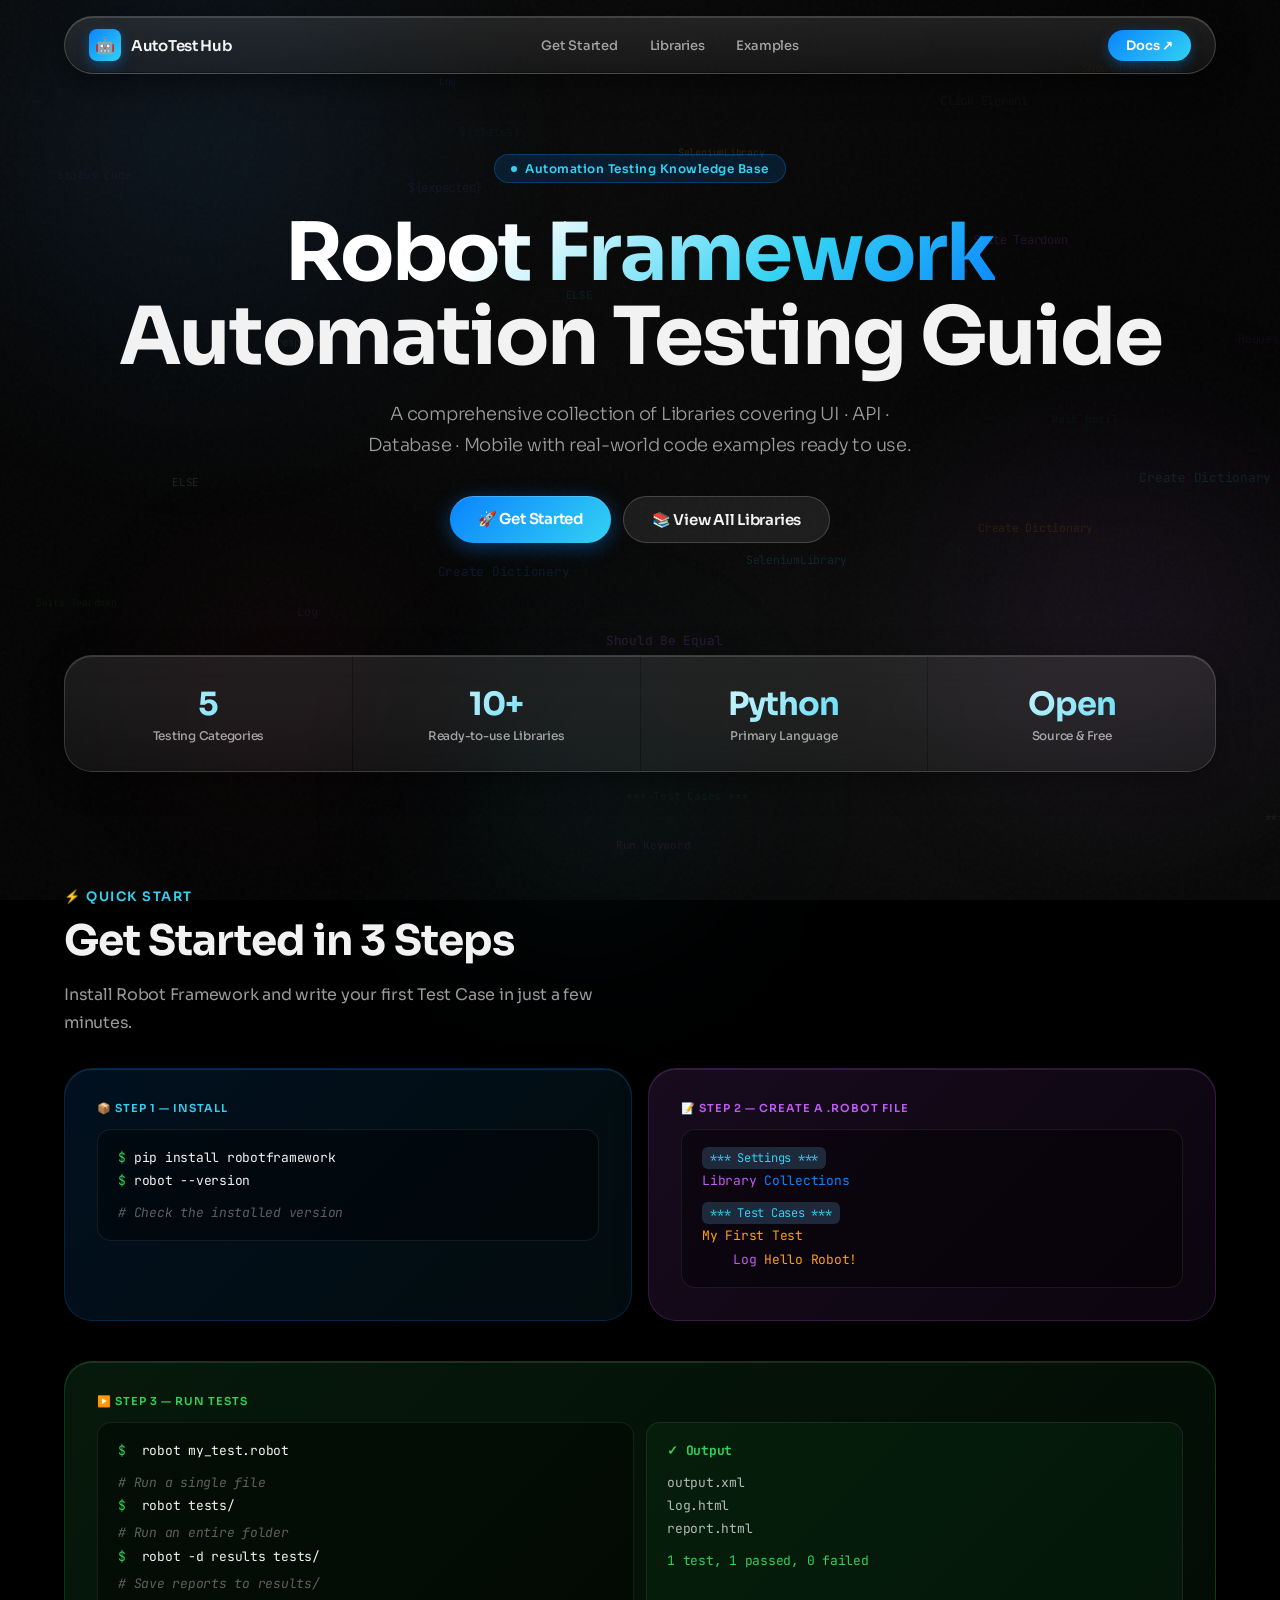
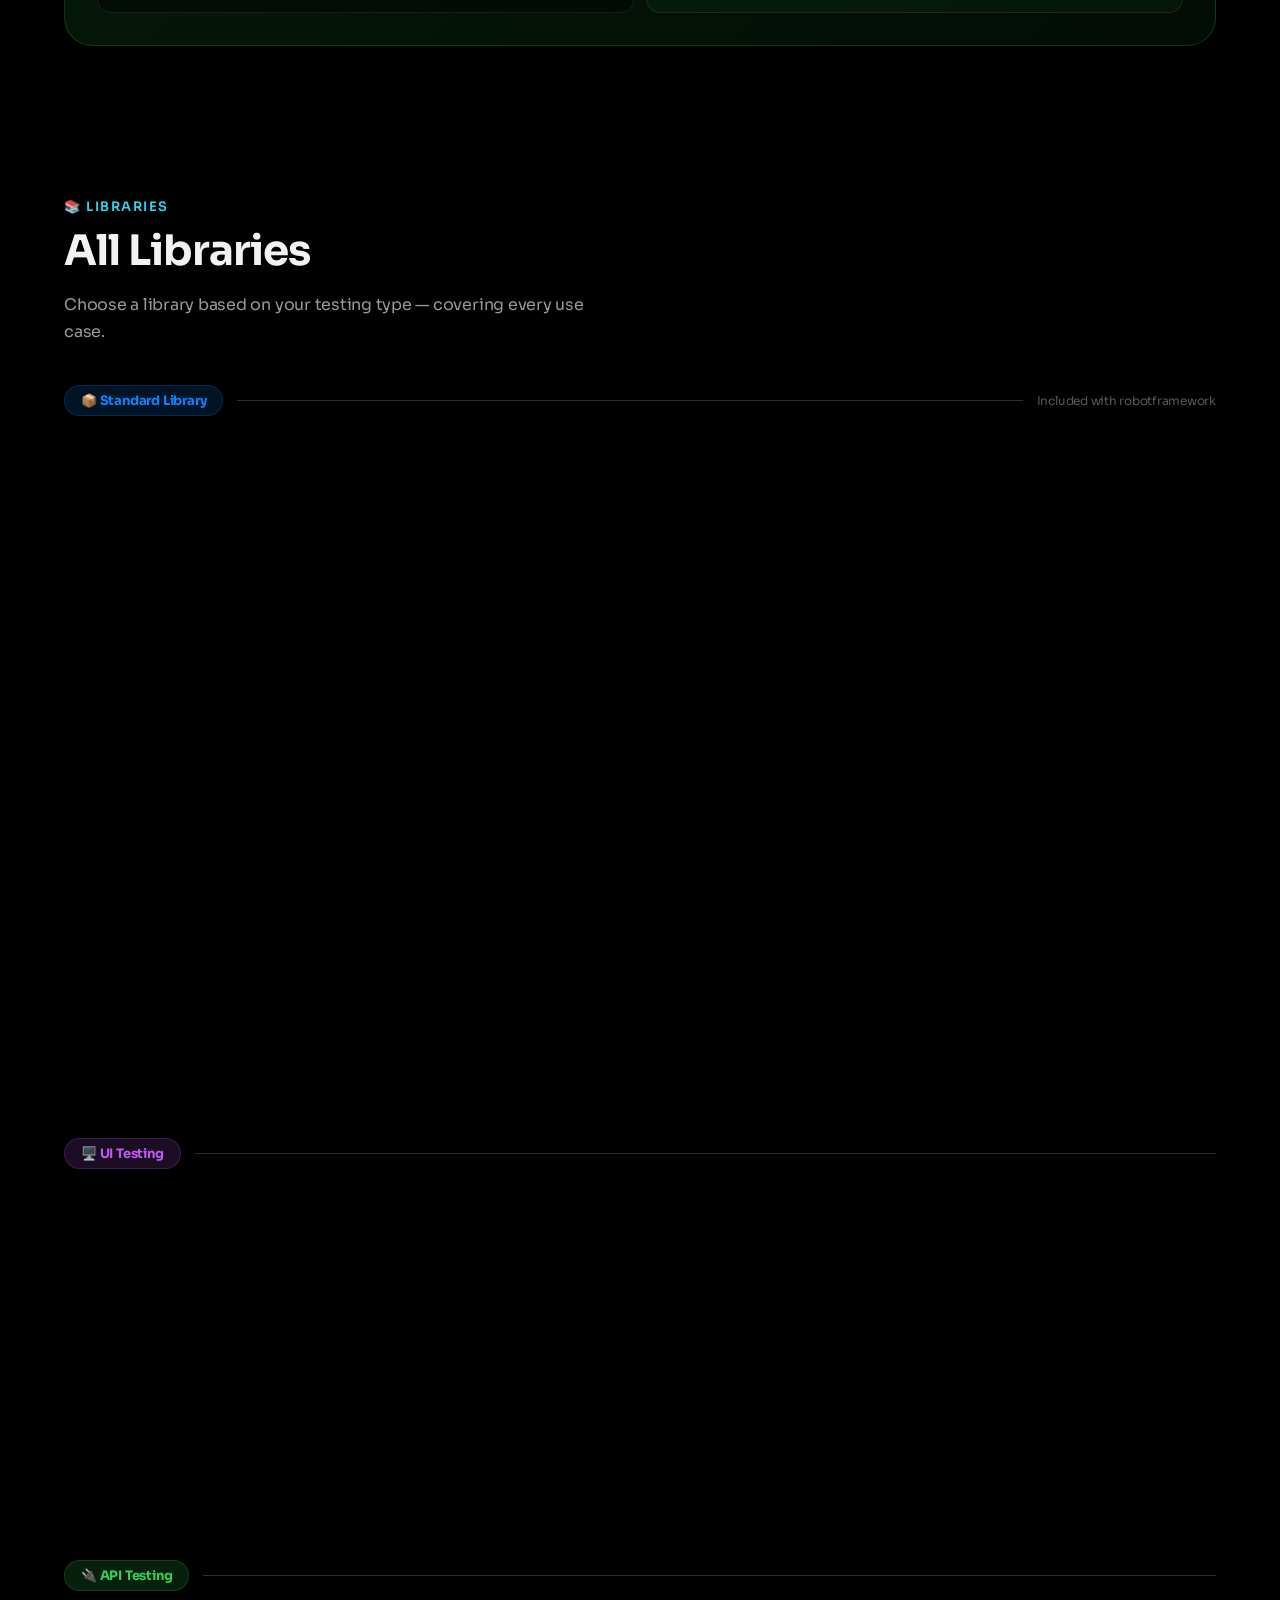
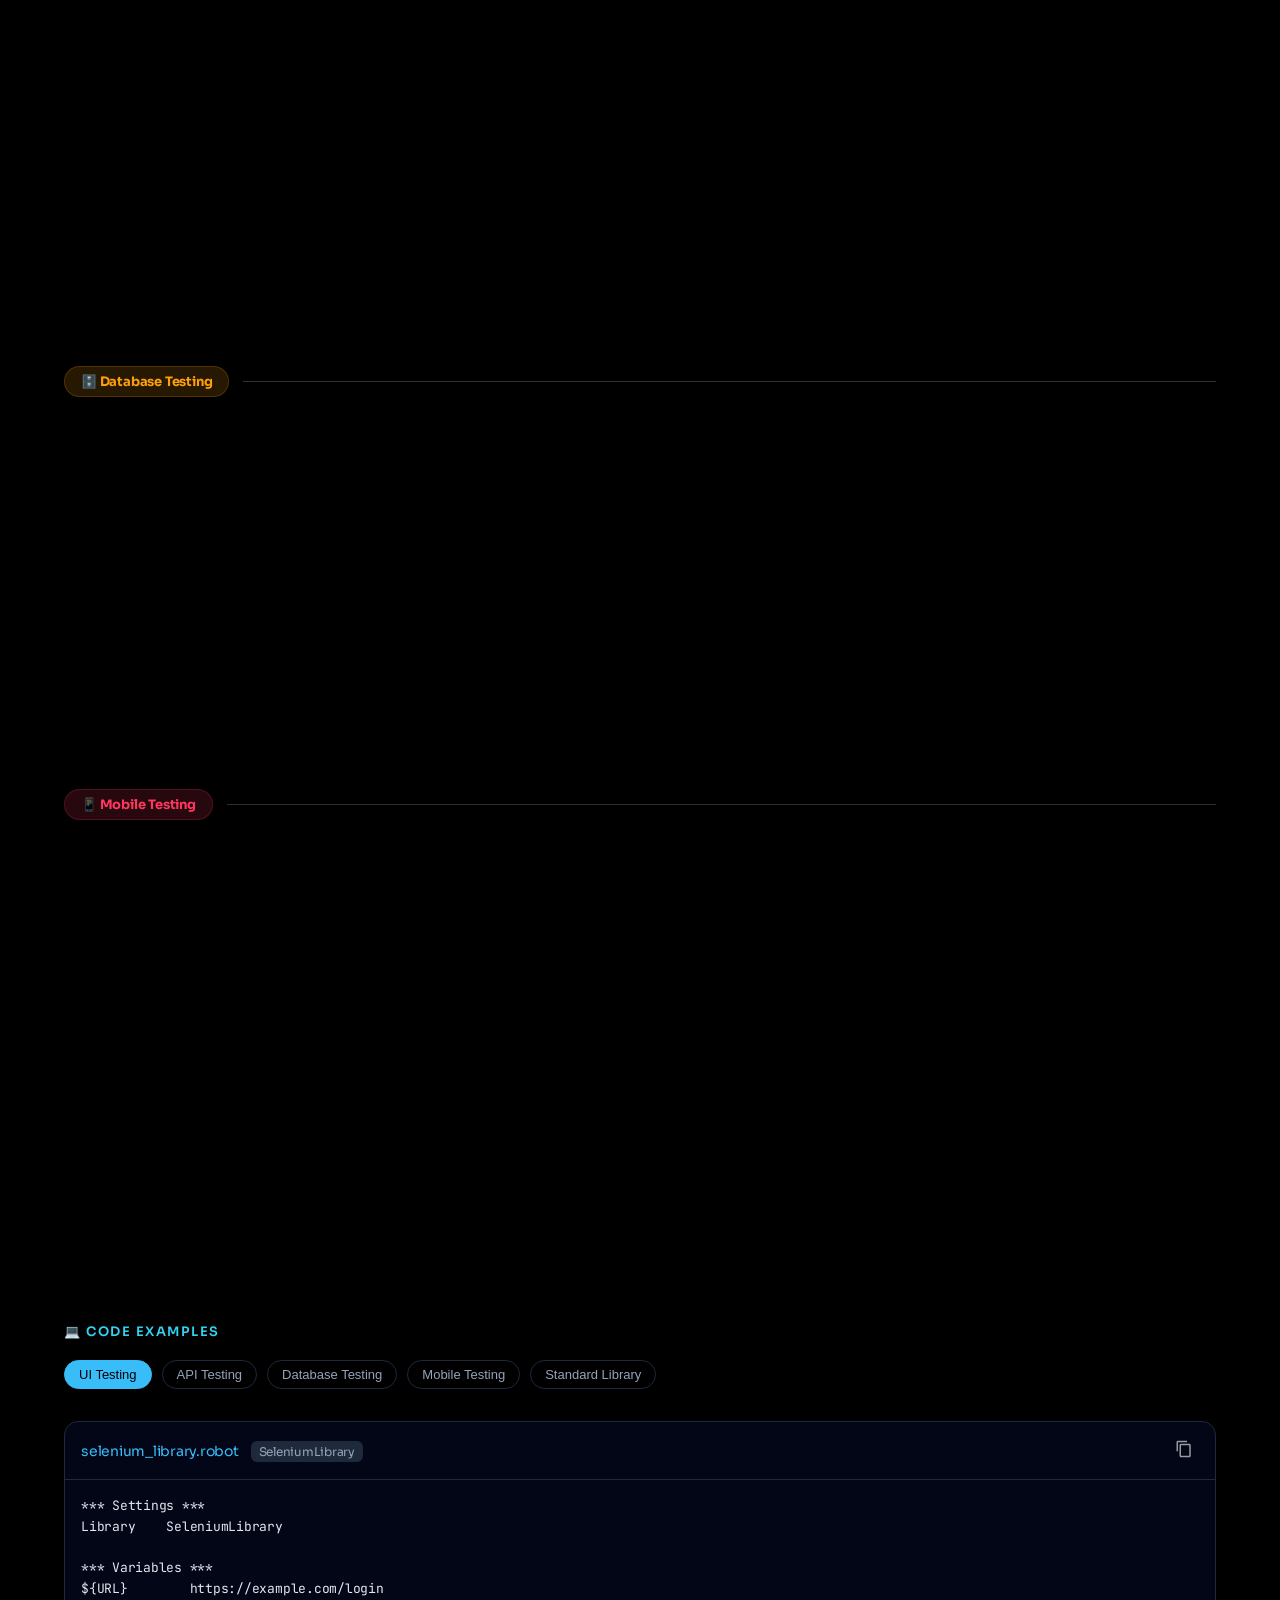
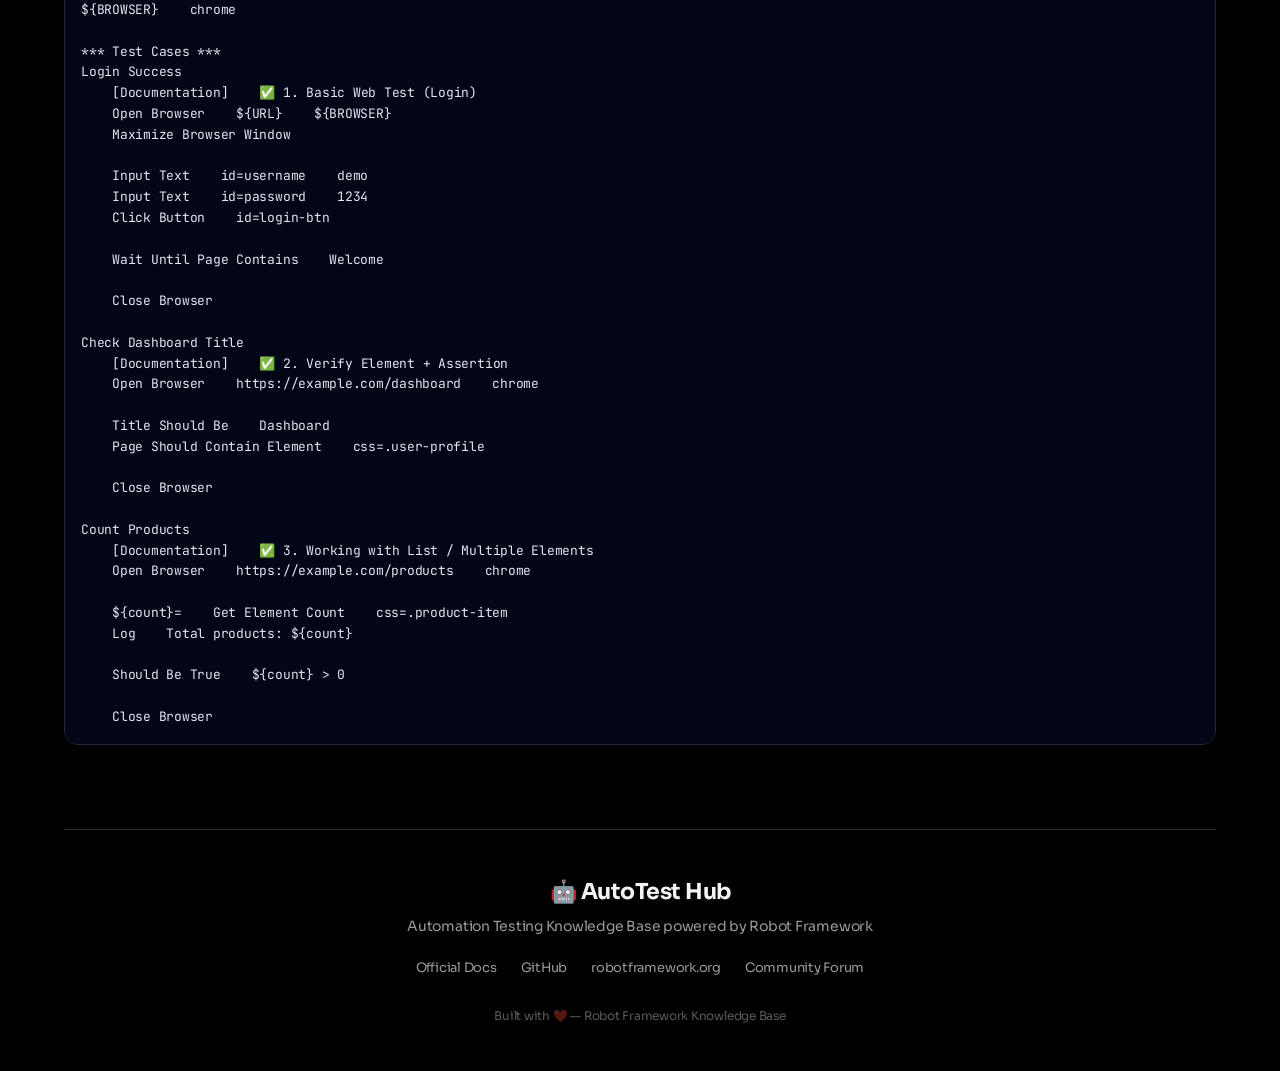
<file: index.html>
<!doctype html>
<html lang="en">

<head>
	<meta charset="UTF-8" />
	<meta name="viewport" content="width=device-width, initial-scale=1.0" />
	<title>AutoTest Hub — Robot Framework</title>
	<link rel="preconnect" href="https://fonts.googleapis.com" />
	<link
		href="https://fonts.googleapis.com/css2?family=Sora:wght@300;400;500;600;700&family=JetBrains+Mono:wght@400;500&display=swap"
		rel="stylesheet" />
	<link rel="stylesheet" href="styles.css" />
</head>

<body>
	<div class="bg-scene"></div>
	<div class="bg-orb orb-1"></div>
	<div class="bg-orb orb-2"></div>
	<div class="bg-orb orb-3"></div>
	<div class="bg-orb orb-4"></div>
	<canvas id="bg-particles"></canvas>

	<!-- NAV -->
	<nav>
		<div class="nav-inner">
			<div class="nav-logo">
				<div class="logo-icon">🤖</div>
				AutoTest Hub
			</div>
			<div class="nav-links">
				<a href="#start">Get Started</a>
				<a href="#libraries">Libraries</a>
				<a href="#examples">Examples</a>
			</div>
			<a href="https://docs.robotframework.org/docs" target="_blank" class="nav-cta">Docs ↗</a>
		</div>
	</nav>

	<!-- HERO -->
	<div class="wrapper">
		<section class="hero">
			<div class="hero-badge"><span></span>Automation Testing Knowledge Base</div>
			<h1><span class="gradient-text">Robot Framework</span><br />Automation Testing Guide</h1>
			<p class="hero-sub">
				A comprehensive collection of Libraries covering UI · API · Database · Mobile with real-world code
				examples ready to use.
			</p>
			<div class="hero-actions">
				<a href="#start" class="btn-primary">🚀 Get Started</a>
				<a href="#libraries" class="btn-ghost">📚 View All Libraries</a>
			</div>
		</section>

		<!-- STATS -->
		<div class="stats-row reveal">
			<div class="stat-item">
				<div class="stat-num">5</div>
				<div class="stat-label">Testing Categories</div>
			</div>
			<div class="stat-item">
				<div class="stat-num">10+</div>
				<div class="stat-label">Ready-to-use Libraries</div>
			</div>
			<div class="stat-item">
				<div class="stat-num">Python</div>
				<div class="stat-label">Primary Language</div>
			</div>
			<div class="stat-item">
				<div class="stat-num">Open</div>
				<div class="stat-label">Source &amp; Free</div>
			</div>
		</div>

		<!-- QUICK START -->
		<section id="start">
			<div class="section-title">⚡ Quick Start</div>
			<h2 class="section-heading">Get Started in 3 Steps</h2>
			<p class="section-desc">Install Robot Framework and write your first Test Case in just a few minutes.</p>

			<div style="margin-top: 32px; display: grid; grid-template-columns: 1fr 1fr; gap: 16px">
				<div class="install-card reveal reveal-delay-1">
					<div class="install-label">📦 Step 1 — Install</div>
					<div class="code-block" style="margin: 0">
						<div><span class="prompt">$</span><span class="cmd">pip install robotframework</span></div>
						<div><span class="prompt">$</span><span class="cmd">robot --version</span></div>
						<div style="margin-top: 8px"><span class="comment"># Check the installed version</span></div>
					</div>
				</div>
				<div class="install-card reveal reveal-delay-2" style="
							background: linear-gradient(135deg, rgba(191, 90, 242, 0.12), rgba(191, 90, 242, 0.06));
							border-color: rgba(191, 90, 242, 0.2);
						">
					<div class="install-label" style="color: #bf5af2">📝 Step 2 — Create a .robot file</div>
					<div class="code-block" style="margin: 0">
						<div><span class="tag">*** Settings ***</span></div>
						<div><span class="kw">Library</span> <span class="lib">Collections</span></div>
						<div style="margin-top: 8px"><span class="tag">*** Test Cases ***</span></div>
						<div><span class="str">My First Test</span></div>
						<div>
							&nbsp;&nbsp;&nbsp;&nbsp;<span class="kw">Log</span>
							<span class="str">Hello Robot!</span>
						</div>
					</div>
				</div>
			</div>
			<div class="install-card reveal reveal-delay-3" style="
						margin-top: 16px;
						background: linear-gradient(135deg, rgba(48, 209, 88, 0.12), rgba(48, 209, 88, 0.06));
						border-color: rgba(48, 209, 88, 0.2);
					">
				<div class="install-label" style="color: #30d158">▶️ Step 3 — Run Tests</div>
				<div style="display: grid; grid-template-columns: 1fr 1fr; gap: 12px">
					<div class="code-block" style="margin: 0">
						<div>
							<span class="prompt" style="color: #30d158">$</span><span class="cmd"> robot
								my_test.robot</span>
						</div>
						<div style="margin-top: 8px"><span class="comment"># Run a single file</span></div>
						<div>
							<span class="prompt" style="color: #30d158">$</span><span class="cmd"> robot tests/</span>
						</div>
						<div style="margin-top: 4px"><span class="comment"># Run an entire folder</span></div>
						<div>
							<span class="prompt" style="color: #30d158">$</span><span class="cmd"> robot -d results
								tests/</span>
						</div>
						<div style="margin-top: 4px">
							<span class="comment"># Save reports to results/</span>
						</div>
					</div>
					<div class="code-block" style="margin: 0; background: rgba(48, 209, 88, 0.05)">
						<div style="color: #30d158; font-weight: 700">✓ Output</div>
						<div style="margin-top: 8px; color: rgba(255, 255, 255, 0.7)">output.xml</div>
						<div style="color: rgba(255, 255, 255, 0.7)">log.html</div>
						<div style="color: rgba(255, 255, 255, 0.7)">report.html</div>
						<div style="margin-top: 8px; color: #30d158">1 test, 1 passed, 0 failed</div>
					</div>
				</div>
			</div>
		</section>

		<!-- LIBRARIES -->
		<section id="libraries">
			<div class="section-title">📚 Libraries</div>
			<h2 class="section-heading">All Libraries</h2>
			<p class="section-desc">Choose a library based on your testing type — covering every use case.</p>

			<!-- Standard Library -->
			<div class="cat-section" style="margin-top: 40px">
				<div class="cat-header reveal">
					<div class="cat-pill standard">📦 Standard Library</div>
					<div class="cat-line"></div>
					<span style="font-size: 12px; color: var(--text-tertiary); white-space: nowrap">Included with
						robotframework</span>
				</div>
				<div class="lib-grid">
					<div class="glass-card lib-card reveal reveal-delay-1">
						<div class="lib-card-header">
							<div class="lib-icon blue">🗂️</div>
							<div>
								<div class="lib-name">Collections</div>
								<span class="lib-category">Standard</span>
							</div>
						</div>
						<div class="lib-desc">
							Manage Lists, Dictionaries, Sets and other data structures. Includes keywords for append,
							remove, sort, compare, and nested structures.
						</div>
						<div class="lib-install"><span>✓ built-in</span>pip install robotframework</div>
						<div class="lib-links">
							<a href="https://robotframework.org/robotframework/latest/libraries/Collections.html"
								target="_blank" class="lib-link primary">📖 Docs</a>
						</div>
					</div>

					<div class="glass-card lib-card reveal reveal-delay-2">
						<div class="lib-card-header">
							<div class="lib-icon cyan">🕐</div>
							<div>
								<div class="lib-name">DateTime</div>
								<span class="lib-category">Standard</span>
							</div>
						</div>
						<div class="lib-desc">
							Handle dates and times — convert formats, calculate date/time differences, support
							timestamps and timezones for time-dependent tests.
						</div>
						<div class="lib-install"><span>✓ built-in</span>pip install robotframework</div>
						<div class="lib-links">
							<a href="https://robotframework.org/robotframework/latest/libraries/DateTime.html"
								target="_blank" class="lib-link primary">📖 Docs</a>
						</div>
					</div>

					<div class="glass-card lib-card reveal reveal-delay-3">
						<div class="lib-card-header">
							<div class="lib-icon mint">💻</div>
							<div>
								<div class="lib-name">OperatingSystem</div>
								<span class="lib-category">Standard</span>
							</div>
						</div>
						<div class="lib-desc">
							Interact with the OS: manage files/folders, run command line commands, set environment
							variables, read/write files — works on Windows, Linux, and Mac.
						</div>
						<div class="lib-install"><span>✓ built-in</span>pip install robotframework</div>
						<div class="lib-links">
							<a href="https://robotframework.org/robotframework/latest/libraries/OperatingSystem.html"
								target="_blank" class="lib-link primary">📖 Docs</a>
						</div>
					</div>

					<div class="glass-card lib-card reveal reveal-delay-4">
						<div class="lib-card-header">
							<div class="lib-icon purple">🔤</div>
							<div>
								<div class="lib-name">String</div>
								<span class="lib-category">Standard</span>
							</div>
						</div>
						<div class="lib-desc">
							Manipulate strings: split, replace, encode, decode, format, regex match/replace, upper/lower
							case, and all forms of string manipulation.
						</div>
						<div class="lib-install"><span>✓ built-in</span>pip install robotframework</div>
						<div class="lib-links">
							<a href="https://robotframework.org/robotframework/latest/libraries/String.html"
								target="_blank" class="lib-link primary">📖 Docs</a>
						</div>
					</div>

					<div class="glass-card lib-card reveal reveal-delay-1">
						<div class="lib-card-header">
							<div class="lib-icon orange">📄</div>
							<div>
								<div class="lib-name">XML</div>
								<span class="lib-category">Standard</span>
							</div>
						</div>
						<div class="lib-desc">
							Read, write, and parse XML documents. Search elements with XPath, validate structure,
							compare XML — ideal for SOAP API testing.
						</div>
						<div class="lib-install"><span>✓ built-in</span>pip install robotframework</div>
						<div class="lib-links">
							<a href="https://robotframework.org/robotframework/latest/libraries/XML.html"
								target="_blank" class="lib-link primary">📖 Docs</a>
						</div>
					</div>
				</div>
			</div>

			<!-- UI Testing -->
			<div class="cat-section">
				<div class="cat-header reveal">
					<div class="cat-pill ui">🖥️ UI Testing</div>
					<div class="cat-line"></div>
				</div>
				<div class="lib-grid">
					<div class="glass-card lib-card reveal reveal-delay-1">
						<div class="lib-card-header">
							<div class="lib-icon purple">🌐</div>
							<div>
								<div class="lib-name">SeleniumLibrary</div>
								<span class="lib-category">UI Testing</span>
							</div>
						</div>
						<div class="lib-desc">
							Test Web UI via Selenium WebDriver. Supports Chrome, Firefox, Edge — click, fill forms,
							verify elements, take screenshots, and more.
						</div>
						<div class="lib-install">
							<span class="prompt" style="font-family: JetBrains Mono">$</span> pip install
							robotframework-seleniumlibrary
						</div>
						<div class="lib-links">
							<a href="https://robotframework.org/SeleniumLibrary/SeleniumLibrary.html" target="_blank"
								class="lib-link primary">📖 Docs</a>
						</div>
					</div>

					<div class="glass-card lib-card reveal reveal-delay-2">
						<div class="lib-card-header">
							<div class="lib-icon indigo">🎭</div>
							<div>
								<div class="lib-name">Browser Library</div>
								<span class="lib-category">UI Testing</span>
							</div>
						</div>
						<div class="lib-desc">
							Powered by Playwright — test modern web apps faster than Selenium. Supports async, network
							interception, and has built-in auto-waiting.
						</div>
						<div class="lib-install">
							<span class="prompt" style="font-family: JetBrains Mono">$</span> pip install
							robotframework-browser
						</div>
						<div class="lib-links">
							<a href="https://marketsquare.github.io/robotframework-browser/Browser.html" target="_blank"
								class="lib-link primary">📖 Docs</a>
						</div>
					</div>
				</div>
			</div>

			<!-- API Testing -->
			<div class="cat-section">
				<div class="cat-header reveal">
					<div class="cat-pill api">🔌 API Testing</div>
					<div class="cat-line"></div>
				</div>
				<div class="lib-grid">
					<div class="glass-card lib-card reveal reveal-delay-1">
						<div class="lib-card-header">
							<div class="lib-icon mint">🔗</div>
							<div>
								<div class="lib-name">RequestsLibrary</div>
								<span class="lib-category">API Testing</span>
							</div>
						</div>
						<div class="lib-desc">
							Test REST APIs by sending HTTP requests (GET, POST, PUT, DELETE). Manage sessions, auth,
							headers, body, and verify responses.
						</div>
						<div class="lib-install">
							<span class="prompt" style="font-family: JetBrains Mono">$</span> pip install
							robotframework-requests
						</div>
						<div class="lib-links">
							<a href="https://marketsquare.github.io/robotframework-requests/doc/RequestsLibrary.html"
								target="_blank" class="lib-link primary">📖 Docs</a>
						</div>
					</div>

					<div class="glass-card lib-card reveal reveal-delay-2">
						<div class="lib-card-header">
							<div class="lib-icon teal">📋</div>
							<div>
								<div class="lib-name">JSONLibrary</div>
								<span class="lib-category">API Testing</span>
							</div>
						</div>
						<div class="lib-desc">
							Manage JSON data: parse, validate, compare, and search keys via JSONPath. Pairs perfectly
							with RequestsLibrary for REST API testing.
						</div>
						<div class="lib-install">
							<span class="prompt" style="font-family: JetBrains Mono">$</span> pip install
							robotframework-jsonlibrary
						</div>
						<div class="lib-links">
							<a href="https://robotframework-thailand.github.io/robotframework-jsonlibrary/JSONLibrary.html"
								target="_blank" class="lib-link primary">📖 Docs</a>
						</div>
					</div>
				</div>
			</div>

			<!-- Database Testing -->
			<div class="cat-section">
				<div class="cat-header reveal">
					<div class="cat-pill db">🗄️ Database Testing</div>
					<div class="cat-line"></div>
				</div>
				<div class="lib-grid">
					<div class="glass-card lib-card reveal reveal-delay-1">
						<div class="lib-card-header">
							<div class="lib-icon orange">🗄️</div>
							<div>
								<div class="lib-name">DatabaseLibrary</div>
								<span class="lib-category">Database</span>
							</div>
						</div>
						<div class="lib-desc">
							Connect to and test databases. Run SQL queries, verify data — supports MySQL, PostgreSQL,
							Oracle, SQLite, and others via Python DB-API.
						</div>
						<div class="lib-install">
							<span class="prompt" style="font-family: JetBrains Mono">$</span> pip install
							robotframework-databaselibrary
						</div>
						<div class="lib-links">
							<a href="https://marketsquare.github.io/Robotframework-Database-Library/" target="_blank"
								class="lib-link primary">📖 Docs</a>
						</div>
					</div>
				</div>
			</div>

			<!-- Mobile Testing -->
			<div class="cat-section">
				<div class="cat-header reveal">
					<div class="cat-pill mobile">📱 Mobile Testing</div>
					<div class="cat-line"></div>
				</div>
				<div class="lib-grid">
					<div class="glass-card lib-card reveal reveal-delay-1">
						<div class="lib-card-header">
							<div class="lib-icon pink">📱</div>
							<div>
								<div class="lib-name">AppiumLibrary</div>
								<span class="lib-category">Mobile</span>
							</div>
						</div>
						<div class="lib-desc">
							Test mobile apps on iOS and Android via Appium. Supports Native Apps, Hybrid Apps, and
							Mobile Web. Requires an Appium Server connection.
						</div>
						<div class="lib-install">
							<span class="prompt" style="font-family: JetBrains Mono">$</span> pip install
							robotframework-appiumlibrary
						</div>
						<div class="lib-links">
							<a href="https://serhatbolsu.github.io/robotframework-appiumlibrary/AppiumLibrary.html"
								target="_blank" class="lib-link primary">📖 Docs</a>
						</div>
					</div>
				</div>
			</div>
		</section>

		<!-- CODE EXAMPLES -->
		<section id="examples">
			<div class="section-title">💻 Code Examples</div>
			<div class="filter-bar">
				<button class="filter-btn active" data-filter="ui">UI Testing</button>
				<button class="filter-btn" data-filter="api">API Testing</button>
				<button class="filter-btn" data-filter="db">Database Testing</button>
				<button class="filter-btn" data-filter="mobile">Mobile Testing</button>
				<button class="filter-btn" data-filter="std">Standard Library</button>
			</div>
			<div class="examples-grid">
				<div class="code-card" data-category="ui">
					<div class="code-header">
						<div>
							<span class="file-name">selenium_library.robot</span>
							<span class="tag">SeleniumLibrary</span>
						</div>
						<button class="copy-icon-btn" onclick="copyCodeBlock(this)"><svg viewBox="0 0 24 24">
								<path d="M16 1H4c-1.1 0-2 .9-2 2v12h2V3h12V1zm3 4H8c-1.1 0-2 .9-2 2v14
    c0 1.1.9 2 2 2h11c1.1 0 2-.9 2-2V7c0-1.1-.9-2-2-2zm0 16H8V7h11v14z" />
							</svg></button>
					</div>
					<pre><code data-src="examples/selenium_library.robot"></code></pre>
				</div>
				<div class="code-card" data-category="api">
					<div class="code-header">
						<div>
							<span class="file-name">request_library.robot</span>
							<span class="tag">RequestsLibrary</span>
						</div>
						<button class="copy-icon-btn" onclick="copyCodeBlock(this)"><svg viewBox="0 0 24 24">
								<path d="M16 1H4c-1.1 0-2 .9-2 2v12h2V3h12V1zm3 4H8c-1.1 0-2 .9-2 2v14
    c0 1.1.9 2 2 2h11c1.1 0 2-.9 2-2V7c0-1.1-.9-2-2-2zm0 16H8V7h11v14z" />
							</svg></button>
					</div>
					<pre><code data-src="examples/request_library.robot"></code></pre>
				</div>
				<div class="code-card" data-category="db">
					<div class="code-header">
						<div>
							<span class="file-name">database_library.robot</span>
							<span class="tag">DatabaseLibrary</span>
						</div>
						<button class="copy-icon-btn" onclick="copyCodeBlock(this)"><svg viewBox="0 0 24 24">
								<path d="M16 1H4c-1.1 0-2 .9-2 2v12h2V3h12V1zm3 4H8c-1.1 0-2 .9-2 2v14
    c0 1.1.9 2 2 2h11c1.1 0 2-.9 2-2V7c0-1.1-.9-2-2-2zm0 16H8V7h11v14z" />
							</svg></button>
					</div>
					<pre><code data-src="examples/database_library.robot"></code></pre>
				</div>
				<div class="code-card" data-category="mobile">
					<div class="code-header">
						<div>
							<span class="file-name">appium_library_android.robot</span>
							<span class="tag">AppiumLibrary</span>
						</div>
						<button class="copy-icon-btn" onclick="copyCodeBlock(this)"><svg viewBox="0 0 24 24">
								<path d="M16 1H4c-1.1 0-2 .9-2 2v12h2V3h12V1zm3 4H8c-1.1 0-2 .9-2 2v14
    c0 1.1.9 2 2 2h11c1.1 0 2-.9 2-2V7c0-1.1-.9-2-2-2zm0 16H8V7h11v14z" />
							</svg></button>
					</div>
					<pre><code data-src="examples/appium_library_android.robot"></code></pre>
				</div>
				<div class="code-card" data-category="mobile">
					<div class="code-header">
						<div>
							<span class="file-name">appium_library_ios.robot</span>
							<span class="tag">AppiumLibrary</span>
						</div>
						<button class="copy-icon-btn" onclick="copyCodeBlock(this)"><svg viewBox="0 0 24 24">
								<path d="M16 1H4c-1.1 0-2 .9-2 2v12h2V3h12V1zm3 4H8c-1.1 0-2 .9-2 2v14
    c0 1.1.9 2 2 2h11c1.1 0 2-.9 2-2V7c0-1.1-.9-2-2-2zm0 16H8V7h11v14z" />
							</svg></button>
					</div>
					<pre><code data-src="examples/appium_library_ios.robot"></code></pre>
				</div>
				<div class="code-card" data-category="std">
					<div class="code-header">
						<div>
							<span class="file-name">collections.robot</span>
							<span class="tag">Collections</span>
						</div>
						<button class="copy-icon-btn" onclick="copyCodeBlock(this)"><svg viewBox="0 0 24 24">
								<path d="M16 1H4c-1.1 0-2 .9-2 2v12h2V3h12V1zm3 4H8c-1.1 0-2 .9-2 2v14
    c0 1.1.9 2 2 2h11c1.1 0 2-.9 2-2V7c0-1.1-.9-2-2-2zm0 16H8V7h11v14z" />
							</svg></button>
					</div>
					<pre><code data-src="examples/collections.robot"></code></pre>
				</div>
				<div class="code-card" data-category="std">
					<div class="code-header">
						<div>
							<span class="file-name">datetime.robot</span>
							<span class="tag">DateTime</span>
						</div>
						<button class="copy-icon-btn" onclick="copyCodeBlock(this)"><svg viewBox="0 0 24 24">
								<path d="M16 1H4c-1.1 0-2 .9-2 2v12h2V3h12V1zm3 4H8c-1.1 0-2 .9-2 2v14
    c0 1.1.9 2 2 2h11c1.1 0 2-.9 2-2V7c0-1.1-.9-2-2-2zm0 16H8V7h11v14z" />
							</svg></button>
					</div>
					<pre><code data-src="examples/datetime.robot"></code></pre>
				</div>
				<div class="code-card" data-category="std">
					<div class="code-header">
						<div>
							<span class="file-name">os.robot</span>
							<span class="tag">OperatingSystem</span>
						</div>
						<button class="copy-icon-btn" onclick="copyCodeBlock(this)"><svg viewBox="0 0 24 24">
								<path d="M16 1H4c-1.1 0-2 .9-2 2v12h2V3h12V1zm3 4H8c-1.1 0-2 .9-2 2v14
    c0 1.1.9 2 2 2h11c1.1 0 2-.9 2-2V7c0-1.1-.9-2-2-2zm0 16H8V7h11v14z" />
							</svg></button>
					</div>
					<pre><code data-src="examples/os.robot"></code></pre>
				</div>
				<div class="code-card" data-category="std">
					<div class="code-header">
						<div>
							<span class="file-name">string.robot</span>
							<span class="tag">String</span>
						</div>
						<button class="copy-icon-btn" onclick="copyCodeBlock(this)"><svg viewBox="0 0 24 24">
								<path d="M16 1H4c-1.1 0-2 .9-2 2v12h2V3h12V1zm3 4H8c-1.1 0-2 .9-2 2v14
    c0 1.1.9 2 2 2h11c1.1 0 2-.9 2-2V7c0-1.1-.9-2-2-2zm0 16H8V7h11v14z" />
							</svg></button>
					</div>
					<pre><code data-src="examples/string.robot"></code></pre>
				</div>
				<div class="code-card" data-category="std">
					<div class="code-header">
						<div>
							<span class="file-name">xml.robot</span>
							<span class="tag">XML</span>
						</div>
						<button class="copy-icon-btn" onclick="copyCodeBlock(this)"><svg viewBox="0 0 24 24">
								<path d="M16 1H4c-1.1 0-2 .9-2 2v12h2V3h12V1zm3 4H8c-1.1 0-2 .9-2 2v14
    c0 1.1.9 2 2 2h11c1.1 0 2-.9 2-2V7c0-1.1-.9-2-2-2zm0 16H8V7h11v14z" />
							</svg></button>
					</div>
					<pre><code data-src="examples/xml.robot"></code></pre>
				</div>
			</div>
		</section>

		<!-- FOOTER -->
		<footer>
			<div class="wrapper">
				<div class="footer-logo">🤖 AutoTest Hub</div>
				<div class="footer-desc">Automation Testing Knowledge Base powered by Robot Framework</div>
				<div class="footer-links">
					<a href="https://docs.robotframework.org/docs" target="_blank">Official Docs</a>
					<a href="https://github.com/robotframework/robotframework" target="_blank">GitHub</a>
					<a href="https://robotframework.org/" target="_blank">robotframework.org</a>
					<a href="https://forum.robotframework.org/" target="_blank">Community Forum</a>
				</div>
				<div class="footer-copy">Built with ❤️ — Robot Framework Knowledge Base</div>
			</div>
		</footer>

		<script src="script.js"></script>
</body>

</html>
</file>
<file: styles.css>
/* ─── CSS VARIABLES ──────────────────────────────────── */
:root {
	--glass-bg: rgba(255, 255, 255, 0.08);
	--glass-border: rgba(255, 255, 255, 0.18);
	--glass-highlight: rgba(255, 255, 255, 0.3);
	--glass-shadow: rgba(0, 0, 0, 0.3);
	--accent-blue: #0a84ff;
	--accent-cyan: #32d2f3;
	--accent-mint: #30d158;
	--accent-purple: #bf5af2;
	--accent-orange: #ff9f0a;
	--accent-pink: #ff375f;
	--text-primary: rgba(255, 255, 255, 0.95);
	--text-secondary: rgba(255, 255, 255, 0.6);
	--text-tertiary: rgba(255, 255, 255, 0.35);
	--blur-heavy: blur(40px);
	--blur-medium: blur(20px);
	--blur-light: blur(10px);
	--radius-xl: 28px;
	--radius-lg: 20px;
	--radius-md: 14px;
	--radius-sm: 10px;
}

/* ─── RESET & BASE ───────────────────────────────────── */
* {
	margin: 0;
	padding: 0;
	box-sizing: border-box;
}
html {
	scroll-behavior: smooth;
}

body {
	font-family:
		'Sora',
		-apple-system,
		BlinkMacSystemFont,
		'Segoe UI',
		Roboto,
		Helvetica,
		Arial,
		sans-serif;
	-webkit-font-smoothing: antialiased;
	background: #000;
	color: var(--text-primary);
	min-height: 100vh;
	overflow-x: hidden;
	letter-spacing: -0.015em; /* iOS Style จะมีความบีบตัวอักษรเล็กน้อย */
}

/* ─── BACKGROUND ─────────────────────────────────────── */
#bg-particles {
	position: fixed;
	inset: 0;
	z-index: 0;
	pointer-events: none;
}

.bg-scene {
	position: fixed;
	inset: 0;
	z-index: 0;
	background:
		radial-gradient(ellipse 120% 80% at 20% 10%, #0d0d0d 0%, transparent 60%),
		radial-gradient(ellipse 80% 60% at 80% 80%, #111111 0%, transparent 60%),
		radial-gradient(ellipse 60% 40% at 50% 50%, #080808 0%, transparent 80%), #050505;
}
.bg-orb {
	position: fixed;
	border-radius: 50%;
	filter: blur(80px);
	z-index: 0;
	pointer-events: none;
}
.orb-1 {
	width: 600px;
	height: 600px;
	top: -150px;
	left: -100px;
	background: radial-gradient(circle, rgba(10, 132, 255, 0.1) 0%, transparent 70%);
	animation: orb-float 12s ease-in-out infinite;
}
.orb-2 {
	width: 500px;
	height: 500px;
	top: 40%;
	right: -100px;
	background: radial-gradient(circle, rgba(191, 90, 242, 0.08) 0%, transparent 70%);
	animation: orb-float 16s ease-in-out infinite reverse;
}
.orb-3 {
	width: 400px;
	height: 400px;
	bottom: -100px;
	left: 30%;
	background: radial-gradient(circle, rgba(50, 210, 243, 0.07) 0%, transparent 70%);
	animation: orb-float 10s ease-in-out infinite 3s;
}
.orb-4 {
	width: 300px;
	height: 300px;
	top: 60%;
	left: 10%;
	background: radial-gradient(circle, rgba(255, 55, 95, 0.08) 0%, transparent 70%);
	animation: orb-float 14s ease-in-out infinite 5s;
}
@keyframes orb-float {
	0%,
	100% {
		transform: translateY(0) scale(1);
	}
	50% {
		transform: translateY(-40px) scale(1.05);
	}
}

/* Noise grain */
body::after {
	content: '';
	position: fixed;
	inset: 0;
	z-index: 1;
	pointer-events: none;
	background-image: url("data:image/svg+xml,%3Csvg viewBox='0 0 256 256' xmlns='http://www.w3.org/2000/svg'%3E%3Cfilter id='noise'%3E%3CfeTurbulence type='fractalNoise' baseFrequency='0.9' numOctaves='4' stitchTiles='stitch'/%3E%3C/filter%3E%3Crect width='100%25' height='100%25' filter='url(%23noise)' opacity='0.04'/%3E%3C/svg%3E");
	opacity: 0.6;
}

/* ─── LAYOUT ─────────────────────────────────────────── */
.wrapper {
	position: relative;
	z-index: 2;
	max-width: 1200px;
	margin: 0 auto;
	padding: 0 24px;
}

/* ─── NAVBAR ─────────────────────────────────────────── */
nav {
	position: sticky;
	top: 16px;
	z-index: 100;
	padding: 0 24px;
	margin: 16px auto 0;
	max-width: 1200px;
}
.nav-inner {
	display: flex;
	align-items: center;
	justify-content: space-between;
	padding: 12px 24px;
	background: linear-gradient(180deg, rgba(255, 255, 255, 0.1) 0%, rgba(255, 255, 255, 0.05) 100%);
	backdrop-filter: var(--blur-heavy);
	-webkit-backdrop-filter: var(--blur-heavy);
	border: 1px solid var(--glass-border);
	border-radius: 100px;
	box-shadow:
		0 8px 32px rgba(0, 0, 0, 0.5),
		0 1px 0 rgba(255, 255, 255, 0.15) inset,
		0 -1px 0 rgba(0, 0, 0, 0.3) inset;
}
.nav-logo {
	display: flex;
	align-items: center;
	gap: 10px;
	font-size: 15px;
	font-weight: 600;
	letter-spacing: -0.3px;
}
.logo-icon {
	width: 32px;
	height: 32px;
	border-radius: 8px;
	background: linear-gradient(135deg, #0a84ff, #32d2f3);
	display: flex;
	align-items: center;
	justify-content: center;
	font-size: 16px;
	box-shadow: 0 4px 12px rgba(10, 132, 255, 0.4);
}
.nav-links {
	display: flex;
	gap: 4px;
}
.nav-links a {
	color: var(--text-secondary);
	text-decoration: none;
	padding: 6px 14px;
	border-radius: 100px;
	font-size: 13px;
	font-weight: 500;
	transition: all 0.2s;
}
.nav-links a:hover {
	color: var(--text-primary);
	background: rgba(255, 255, 255, 0.1);
}
.nav-cta {
	padding: 7px 18px;
	border-radius: 100px;
	font-size: 13px;
	font-weight: 600;
	background: linear-gradient(135deg, #0a84ff, #32d2f3);
	color: white;
	text-decoration: none;
	box-shadow: 0 4px 12px rgba(10, 132, 255, 0.35);
	transition: all 0.2s;
}
.nav-cta:hover {
	transform: translateY(-1px);
	box-shadow: 0 6px 20px rgba(10, 132, 255, 0.5);
}

/* ─── HERO ───────────────────────────────────────────── */
.hero {
	padding: 80px 0 60px;
	text-align: center;
}
.hero-badge {
	display: inline-flex;
	align-items: center;
	gap: 8px;
	padding: 6px 16px;
	border-radius: 100px;
	background: rgba(10, 132, 255, 0.15);
	border: 1px solid rgba(10, 132, 255, 0.3);
	font-size: 12px;
	font-weight: 600;
	letter-spacing: 0.5px;
	color: var(--accent-cyan);
	margin-bottom: 28px;
	animation: fade-up 0.6s ease both;
}
.hero-badge span {
	width: 6px;
	height: 6px;
	border-radius: 50%;
	background: var(--accent-cyan);
	animation: pulse 2s infinite;
}
@keyframes pulse {
	0%,
	100% {
		opacity: 1;
		transform: scale(1);
	}
	50% {
		opacity: 0.5;
		transform: scale(1.3);
	}
}

h1 {
	font-size: clamp(44px, 7vw, 80px);
	font-weight: 700;
	letter-spacing: -2px;
	line-height: 1.05;
	animation: fade-up 0.6s ease 0.1s both;
}
.gradient-text {
	background: linear-gradient(135deg, #fff 30%, var(--accent-cyan) 70%, var(--accent-blue) 100%);
	-webkit-background-clip: text;
	-webkit-text-fill-color: transparent;
	background-clip: text;
}
.hero-sub {
	margin-top: 20px;
	font-size: 18px;
	font-weight: 300;
	color: var(--text-secondary);
	line-height: 1.7;
	max-width: 560px;
	margin-left: auto;
	margin-right: auto;
	animation: fade-up 0.6s ease 0.2s both;
}
.hero-actions {
	margin-top: 36px;
	display: flex;
	gap: 12px;
	justify-content: center;
	flex-wrap: wrap;
	animation: fade-up 0.6s ease 0.3s both;
}
.btn-primary {
	padding: 13px 28px;
	border-radius: 100px;
	font-size: 15px;
	font-weight: 600;
	background: linear-gradient(135deg, #0a84ff, #32d2f3);
	color: white;
	text-decoration: none;
	border: none;
	cursor: pointer;
	box-shadow:
		0 4px 20px rgba(10, 132, 255, 0.4),
		inset 0 1px 0 rgba(255, 255, 255, 0.2);
	transition: all 0.25s;
}
.btn-primary:hover {
	transform: translateY(-2px);
	box-shadow: 0 8px 30px rgba(10, 132, 255, 0.5);
}
.btn-ghost {
	padding: 13px 28px;
	border-radius: 100px;
	font-size: 15px;
	font-weight: 600;
	background: rgba(255, 255, 255, 0.08);
	color: var(--text-primary);
	text-decoration: none;
	border: 1px solid var(--glass-border);
	backdrop-filter: var(--blur-light);
	transition: all 0.25s;
}
.btn-ghost:hover {
	background: rgba(255, 255, 255, 0.14);
	transform: translateY(-2px);
}

@keyframes fade-up {
	from {
		opacity: 0;
		transform: translateY(20px);
	}
	to {
		opacity: 1;
		transform: translateY(0);
	}
}

/* ─── STATS ROW ──────────────────────────────────────── */
.stats-row {
	display: flex;
	gap: 1px;
	margin: 52px 0;
	background: var(--glass-border);
	border-radius: var(--radius-xl);
	overflow: hidden;
	border: 1px solid var(--glass-border);
	backdrop-filter: var(--blur-medium);
	box-shadow:
		0 8px 32px rgba(0, 0, 0, 0.4),
		inset 0 1px 0 rgba(255, 255, 255, 0.15),
		inset 0 -1px 0 rgba(0, 0, 0, 0.2);
	animation: fade-up 0.6s ease 0.4s both;
	background: linear-gradient(180deg, rgba(255, 255, 255, 0.06) 0%, rgba(255, 255, 255, 0.02) 100%);
}
.stat-item {
	flex: 1;
	padding: 28px 20px;
	text-align: center;
	background: rgba(255, 255, 255, 0.04);
	transition: background 0.2s;
}
.stat-item:hover {
	background: rgba(255, 255, 255, 0.07);
}
.stat-num {
	font-size: 32px;
	font-weight: 700;
	letter-spacing: -1px;
	background: linear-gradient(135deg, #fff, var(--accent-cyan));
	-webkit-background-clip: text;
	-webkit-text-fill-color: transparent;
	background-clip: text;
}
.stat-label {
	font-size: 12px;
	color: var(--text-secondary);
	margin-top: 4px;
	font-weight: 500;
}

/* ─── SECTION ────────────────────────────────────────── */
.section-title {
	font-size: 13px;
	font-weight: 600;
	letter-spacing: 1.5px;
	text-transform: uppercase;
	color: var(--accent-cyan);
	margin-bottom: 12px;
}
.section-heading {
	font-size: clamp(28px, 4vw, 42px);
	font-weight: 700;
	letter-spacing: -1px;
	line-height: 1.15;
	margin-bottom: 16px;
}
.section-desc {
	font-size: 16px;
	color: var(--text-secondary);
	max-width: 560px;
	line-height: 1.7;
}
section {
	padding: 64px 0;
}

/* ─── GLASS CARD ─────────────────────────────────────── */
.glass-card {
	background: saturate(180%) blur(20px) var(--glass-bg);
	backdrop-filter: var(--blur-heavy);
	-webkit-backdrop-filter: var(--blur-heavy);
	border: 1px solid var(--glass-border);
	border-radius: var(--radius-xl);
	box-shadow:
		0 8px 32px var(--glass-shadow),
		inset 0 0.5px 0.5px 0 var(--glass-highlight);
	transition: all 0.3s cubic-bezier(0.34, 1.56, 0.64, 1);
	position: relative;
	overflow: hidden;
}
.glass-card::before {
	content: '';
	position: absolute;
	top: 0;
	left: 0;
	right: 0;
	height: 50%;
	background: linear-gradient(180deg, rgba(255, 255, 255, 0.07) 0%, transparent 100%);
	border-radius: var(--radius-xl) var(--radius-xl) 0 0;
	pointer-events: none;
}
.glass-card::after {
	content: '';
	position: absolute;
	top: -40px;
	right: -40px;
	width: 120px;
	height: 120px;
	background: radial-gradient(circle, rgba(255, 255, 255, 0.06) 0%, transparent 70%);
	pointer-events: none;
}
.glass-card:hover {
	transform: translateY(-4px) scale(1.01);
	box-shadow:
		0 20px 60px rgba(0, 0, 0, 0.4),
		inset 0 1px 0 rgba(255, 255, 255, 0.25);
	border-color: rgba(255, 255, 255, 0.28);
}

/* ─── INSTALL / QUICK START ──────────────────────────── */
.install-card {
	padding: 32px;
	background: linear-gradient(135deg, rgba(10, 132, 255, 0.12), rgba(50, 210, 243, 0.06));
	border-radius: var(--radius-xl);
	border: 1px solid rgba(10, 132, 255, 0.2);
	box-shadow:
		0 8px 32px rgba(0, 0, 0, 0.3),
		inset 0 1px 0 rgba(255, 255, 255, 0.1);
	margin-bottom: 24px;
}
.install-label {
	font-size: 11px;
	font-weight: 600;
	letter-spacing: 1px;
	text-transform: uppercase;
	color: var(--accent-cyan);
	margin-bottom: 14px;
}

/* ─── CODE FILTER ────────────────────────────────────── */
.filter-bar {
	display: flex;
	gap: 10px;
	margin-top: 20px;
	flex-wrap: wrap;
}

.filter-btn {
	padding: 6px 14px;
	border-radius: 999px;
	border: 1px solid #1e293b;
	background: transparent;
	color: #94a3b8;
	cursor: pointer;
	font-size: 13px;
	transition: 0.2s;
}

.filter-btn:hover {
	border-color: #38bdf8;
	color: #38bdf8;
}

.filter-btn.active {
	background: #38bdf8;
	color: #000;
	border-color: #38bdf8;
}

/* ─── CODE BLOCKS ────────────────────────────────────── */
.code-block {
	background: rgba(0, 0, 0, 0.4);
	border: 1px solid rgba(255, 255, 255, 0.08);
	border-radius: var(--radius-md);
	padding: 16px 20px;
	margin: 10px 0;
	font-family: 'JetBrains Mono', monospace;
	font-size: 13px;
	line-height: 1.8;
	position: relative;
	overflow-x: auto;
}
.code-block .prompt {
	color: var(--accent-mint);
	margin-right: 8px;
}
.code-block .cmd {
	color: var(--text-primary);
}
.code-block .comment {
	color: var(--text-tertiary);
	font-style: italic;
}
.code-block .kw {
	color: var(--accent-purple);
}
.code-block .str {
	color: var(--accent-orange);
}
.code-block .tag {
	color: var(--accent-cyan);
}
.code-block .lib {
	color: var(--accent-blue);
}
.code-block .var {
	color: var(--accent-pink);
}

.copy-icon-btn {
	background: transparent;
	border: none;
	cursor: pointer;
	padding: 6px;
	border-radius: 6px;
	position: relative;
	overflow: hidden;

	/* 👉 เพิ่ม transition ให้ปุ่มตอน reset */
	transition: transform 0.3s cubic-bezier(0.22, 1, 0.36, 1);
}

.copy-icon-btn svg {
	width: 18px;
	height: 18px;
	fill: var(--text-secondary);

	/* 👉 สำคัญ: ให้กลับนุ่ม */
	transition:
		transform 0.35s cubic-bezier(0.22, 1, 0.36, 1),
		fill 0.25s ease-out;
}

.copy-icon-btn:hover {
	background: rgba(255, 255, 255, 0.1);
}

/* 🎯 active state */
.copy-icon-btn.copied {
	transform: scale(1.08); /* 👉 ใช้ scale เล็ก ๆ แทน animation */
}

.copy-icon-btn.copied svg {
	fill: #22c55e;
	transform: scale(1.15) rotate(-6deg);
}

/* 🔥 ripple */
.copy-icon-btn::after {
	content: '';
	position: absolute;
	width: 80px;
	height: 80px;
	background: rgba(34, 197, 94, 0.25);
	border-radius: 50%;
	transform: scale(0);
	opacity: 0;
	pointer-events: none;
}

.copy-icon-btn.copied::after {
	animation: ripple 0.6s ease-out;
}

/* 👉 ปรับ ripple ให้นุ่มขึ้น */
@keyframes ripple {
	0% {
		transform: scale(0);
		opacity: 0.5;
	}
	100% {
		transform: scale(2);
		opacity: 0;
	}
}

/* ─── LIBRARY GRID ───────────────────────────────────── */
.lib-grid {
	display: grid;
	grid-template-columns: repeat(auto-fill, minmax(340px, 1fr));
	gap: 16px;
	margin-top: 32px;
}

.lib-card {
	padding: 28px;
}
.lib-card-header {
	display: flex;
	align-items: flex-start;
	gap: 16px;
	margin-bottom: 16px;
}
.lib-icon {
	width: 48px;
	height: 48px;
	border-radius: 14px;
	display: flex;
	align-items: center;
	justify-content: center;
	font-size: 22px;
	flex-shrink: 0;
	box-shadow: 0 4px 16px rgba(0, 0, 0, 0.3);
}
.lib-icon.blue {
	background: linear-gradient(135deg, rgba(10, 132, 255, 0.3), rgba(10, 132, 255, 0.1));
	border: 1px solid rgba(10, 132, 255, 0.3);
}
.lib-icon.cyan {
	background: linear-gradient(135deg, rgba(50, 210, 243, 0.3), rgba(50, 210, 243, 0.1));
	border: 1px solid rgba(50, 210, 243, 0.3);
}
.lib-icon.mint {
	background: linear-gradient(135deg, rgba(48, 209, 88, 0.3), rgba(48, 209, 88, 0.1));
	border: 1px solid rgba(48, 209, 88, 0.3);
}
.lib-icon.purple {
	background: linear-gradient(135deg, rgba(191, 90, 242, 0.3), rgba(191, 90, 242, 0.1));
	border: 1px solid rgba(191, 90, 242, 0.3);
}
.lib-icon.orange {
	background: linear-gradient(135deg, rgba(255, 159, 10, 0.3), rgba(255, 159, 10, 0.1));
	border: 1px solid rgba(255, 159, 10, 0.3);
}
.lib-icon.pink {
	background: linear-gradient(135deg, rgba(255, 55, 95, 0.3), rgba(255, 55, 95, 0.1));
	border: 1px solid rgba(255, 55, 95, 0.3);
}
.lib-icon.teal {
	background: linear-gradient(135deg, rgba(100, 210, 200, 0.3), rgba(100, 210, 200, 0.1));
	border: 1px solid rgba(100, 210, 200, 0.3);
}
.lib-icon.indigo {
	background: linear-gradient(135deg, rgba(94, 92, 230, 0.3), rgba(94, 92, 230, 0.1));
	border: 1px solid rgba(94, 92, 230, 0.3);
}

.lib-name {
	font-size: 17px;
	font-weight: 700;
	letter-spacing: -0.3px;
}
.lib-category {
	display: inline-block;
	margin-top: 4px;
	padding: 2px 10px;
	border-radius: 100px;
	font-size: 11px;
	font-weight: 600;
	background: rgba(255, 255, 255, 0.07);
	color: var(--text-secondary);
	border: 1px solid rgba(255, 255, 255, 0.1);
}
.lib-desc {
	font-size: 13px;
	color: var(--text-secondary);
	line-height: 1.65;
	margin-bottom: 18px;
}
.lib-install {
	background: rgba(0, 0, 0, 0.5);
	border: 1px solid rgba(255, 255, 255, 0.06);
	border-radius: var(--radius-sm);
	padding: 10px 14px;
	font-family: 'JetBrains Mono', monospace;
	font-size: 12px;
	color: var(--accent-mint);
	margin-bottom: 14px;
	display: flex;
	align-items: center;
	gap: 8px;
}
.lib-install span {
	color: var(--text-tertiary);
}
.lib-links {
	display: flex;
	gap: 8px;
}
.lib-link {
	padding: 7px 14px;
	border-radius: 100px;
	font-size: 12px;
	font-weight: 600;
	text-decoration: none;
	transition: all 0.2s;
	display: flex;
	align-items: center;
	gap: 5px;
}
.lib-link.primary {
	background: rgba(10, 132, 255, 0.15);
	border: 1px solid rgba(10, 132, 255, 0.3);
	color: var(--accent-blue);
}
.lib-link.primary:hover {
	background: rgba(10, 132, 255, 0.25);
}
.lib-link.ghost {
	background: rgba(255, 255, 255, 0.05);
	border: 1px solid rgba(255, 255, 255, 0.1);
	color: var(--text-secondary);
}
.lib-link.ghost:hover {
	background: rgba(255, 255, 255, 0.1);
	color: var(--text-primary);
}

/* ─── CATEGORY SECTION ───────────────────────────────── */
.cat-section {
	margin-bottom: 56px;
}
.cat-header {
	display: flex;
	align-items: center;
	gap: 14px;
	margin-bottom: 24px;
}
.cat-pill {
	padding: 6px 16px;
	border-radius: 100px;
	font-size: 13px;
	font-weight: 700;
	letter-spacing: -0.2px;
}
.cat-pill.standard {
	background: rgba(10, 132, 255, 0.15);
	color: var(--accent-blue);
	border: 1px solid rgba(10, 132, 255, 0.2);
}
.cat-pill.ui {
	background: rgba(191, 90, 242, 0.15);
	color: var(--accent-purple);
	border: 1px solid rgba(191, 90, 242, 0.2);
}
.cat-pill.api {
	background: rgba(48, 209, 88, 0.15);
	color: var(--accent-mint);
	border: 1px solid rgba(48, 209, 88, 0.2);
}
.cat-pill.db {
	background: rgba(255, 159, 10, 0.15);
	color: var(--accent-orange);
	border: 1px solid rgba(255, 159, 10, 0.2);
}
.cat-pill.mobile {
	background: rgba(255, 55, 95, 0.15);
	color: var(--accent-pink);
	border: 1px solid rgba(255, 55, 95, 0.2);
}
.cat-line {
	flex: 1;
	height: 1px;
	background: var(--glass-border);
}

/* ─── CODE EXAMPLES ──────────────────────────────────── */
.examples-grid {
	margin-top: 32px;
	display: grid;
	grid-template-columns: 1fr;
	gap: 20px;
}

.code-card {
	background: #020617;
	border-radius: 14px;
	border: 1px solid #1e293b;
	overflow: hidden;
	transition: 0.3s ease;
}

.code-card:hover {
	border-color: rgba(56, 189, 248, 0.4);
}

.code-header {
	display: flex;
	justify-content: space-between;
	align-items: center;
	padding: 12px 16px;
	border-bottom: 1px solid #1e293b;
}

.file-name {
	color: #38bdf8;
	font-size: 14px;
	margin-right: 8px;
}

.tag {
	font-size: 12px;
	padding: 3px 8px;
	border-radius: 6px;
	background: #1e293b;
	color: #94a3b8;
}

pre {
	margin: 0;
	padding: 16px;
	overflow-x: auto;
	background: #020617;
}

code {
	font-family: 'JetBrains Mono', monospace;
	font-size: 13px;
	line-height: 1.6;
	color: #e2e8f0;
	white-space: pre;
}

/* ─── TABS ───────────────────────────────────────────── */
.tab-bar {
	display: flex;
	gap: 4px;
	padding: 4px;
	background: rgba(255, 255, 255, 0.05);
	border: 1px solid var(--glass-border);
	border-radius: 100px;
	width: fit-content;
	margin-bottom: 24px;
}
.tab-btn {
	padding: 8px 20px;
	border-radius: 100px;
	font-size: 13px;
	font-weight: 600;
	border: none;
	cursor: pointer;
	transition: all 0.25s;
	background: transparent;
	color: var(--text-secondary);
}
.tab-btn.active {
	background: rgba(10, 132, 255, 0.2);
	color: var(--accent-cyan);
	border: 1px solid rgba(10, 132, 255, 0.25);
	box-shadow: 0 2px 12px rgba(10, 132, 255, 0.2);
}
.tab-btn:hover:not(.active) {
	color: var(--text-primary);
	background: rgba(255, 255, 255, 0.05);
}
.tab-panel {
	display: none;
}
.tab-panel.active {
	display: block;
}

/* ─── SCROLL REVEAL ──────────────────────────────────── */
.reveal {
	opacity: 0;
	transform: translateY(24px);
	transition: all 0.6s cubic-bezier(0.16, 1, 0.3, 1);
}
.reveal.visible {
	opacity: 1;
	transform: translateY(0);
}
.reveal-delay-1 {
	transition-delay: 0.1s;
}
.reveal-delay-2 {
	transition-delay: 0.2s;
}
.reveal-delay-3 {
	transition-delay: 0.3s;
}
.reveal-delay-4 {
	transition-delay: 0.4s;
}

/* ─── FOOTER ─────────────────────────────────────────── */
footer {
	padding: 48px 0;
	margin-top: 20px;
	border-top: 1px solid var(--glass-border);
	text-align: center;
}
.footer-logo {
	font-size: 22px;
	font-weight: 700;
	letter-spacing: -0.5px;
	margin-bottom: 12px;
}
.footer-desc {
	font-size: 14px;
	color: var(--text-secondary);
	margin-bottom: 24px;
}
.footer-links {
	display: flex;
	gap: 24px;
	justify-content: center;
	flex-wrap: wrap;
}
.footer-links a {
	font-size: 13px;
	color: var(--text-secondary);
	text-decoration: none;
	transition: color 0.2s;
}
.footer-links a:hover {
	color: var(--text-primary);
}
.footer-copy {
	margin-top: 32px;
	font-size: 12px;
	color: var(--text-tertiary);
}

/* ─── RESPONSIVE ─────────────────────────────────────── */
@media (max-width: 768px) {
	.example-grid {
		grid-template-columns: 1fr;
	}
	.lib-grid {
		grid-template-columns: 1fr;
	}
	nav .nav-links {
		display: none;
	}
	h1 {
		letter-spacing: -1px;
	}
	.stats-row {
		flex-direction: column;
		gap: 0;
	}
}
</file>
